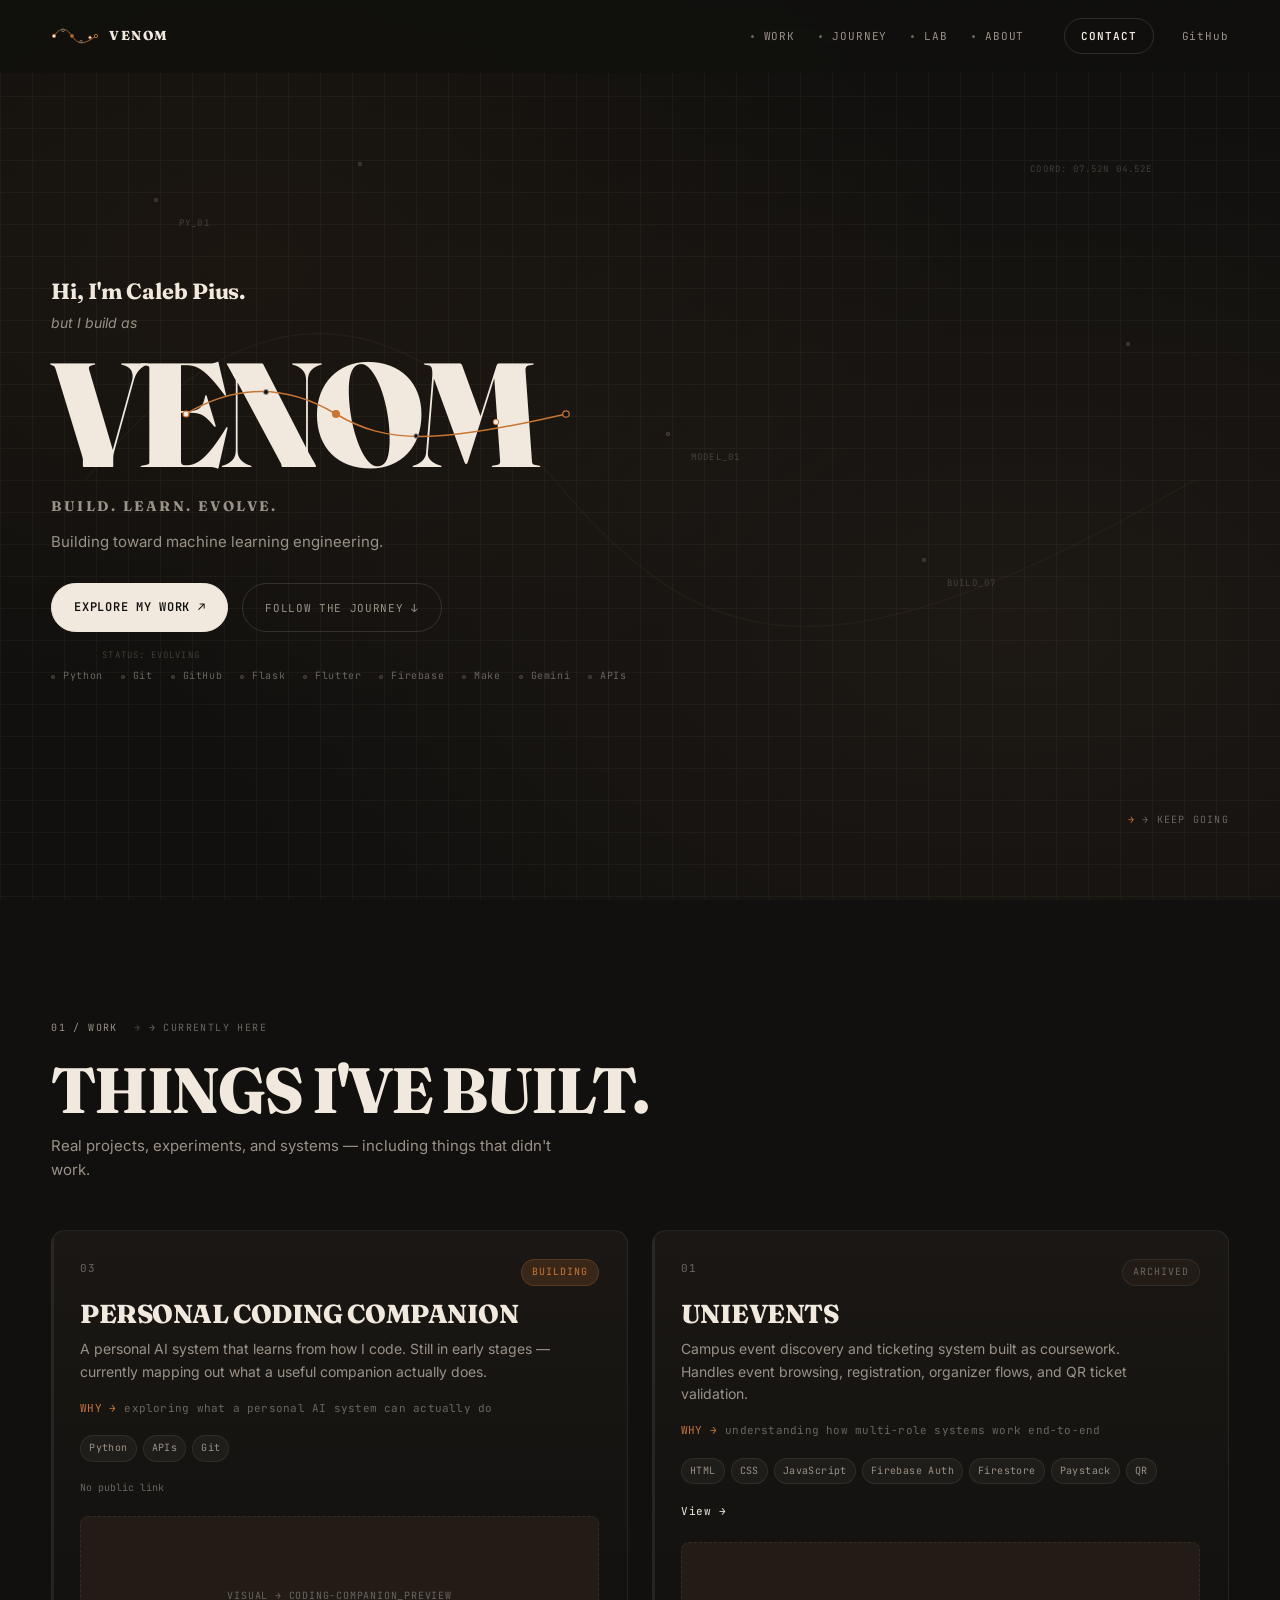
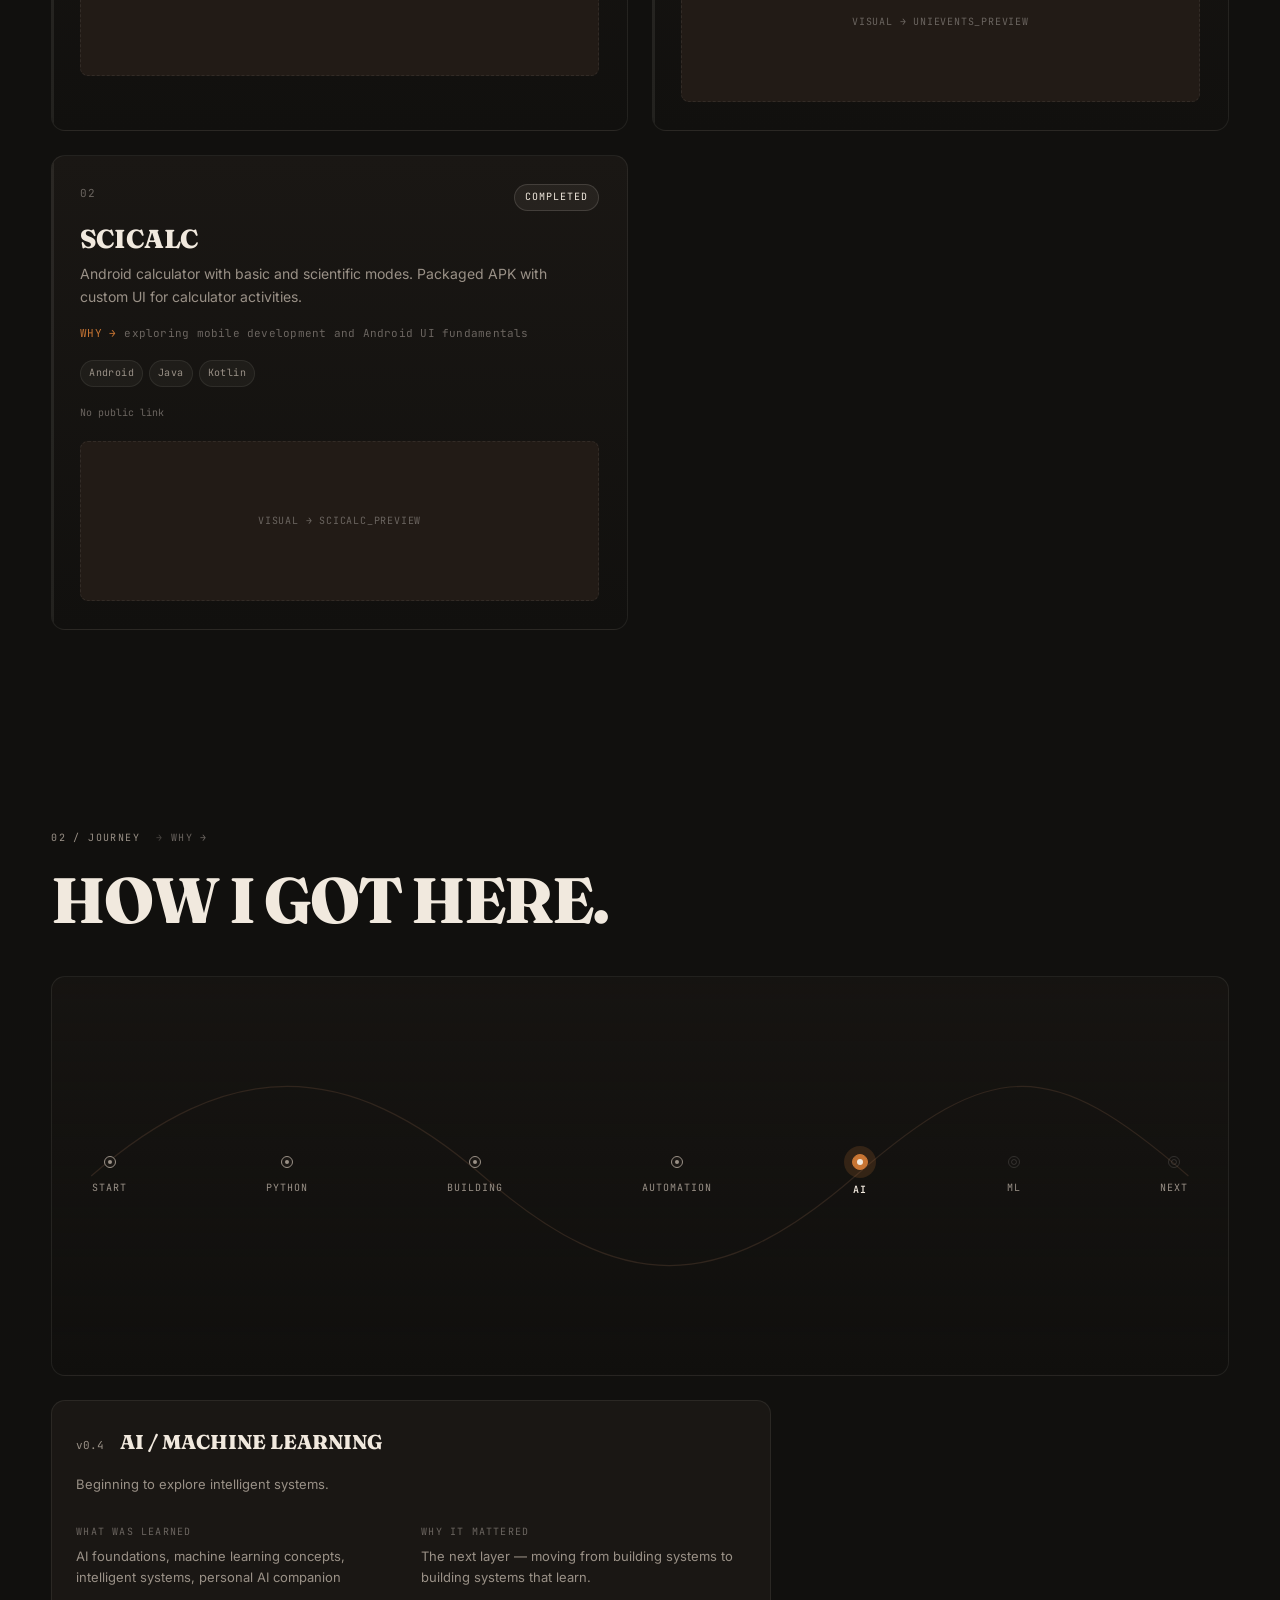
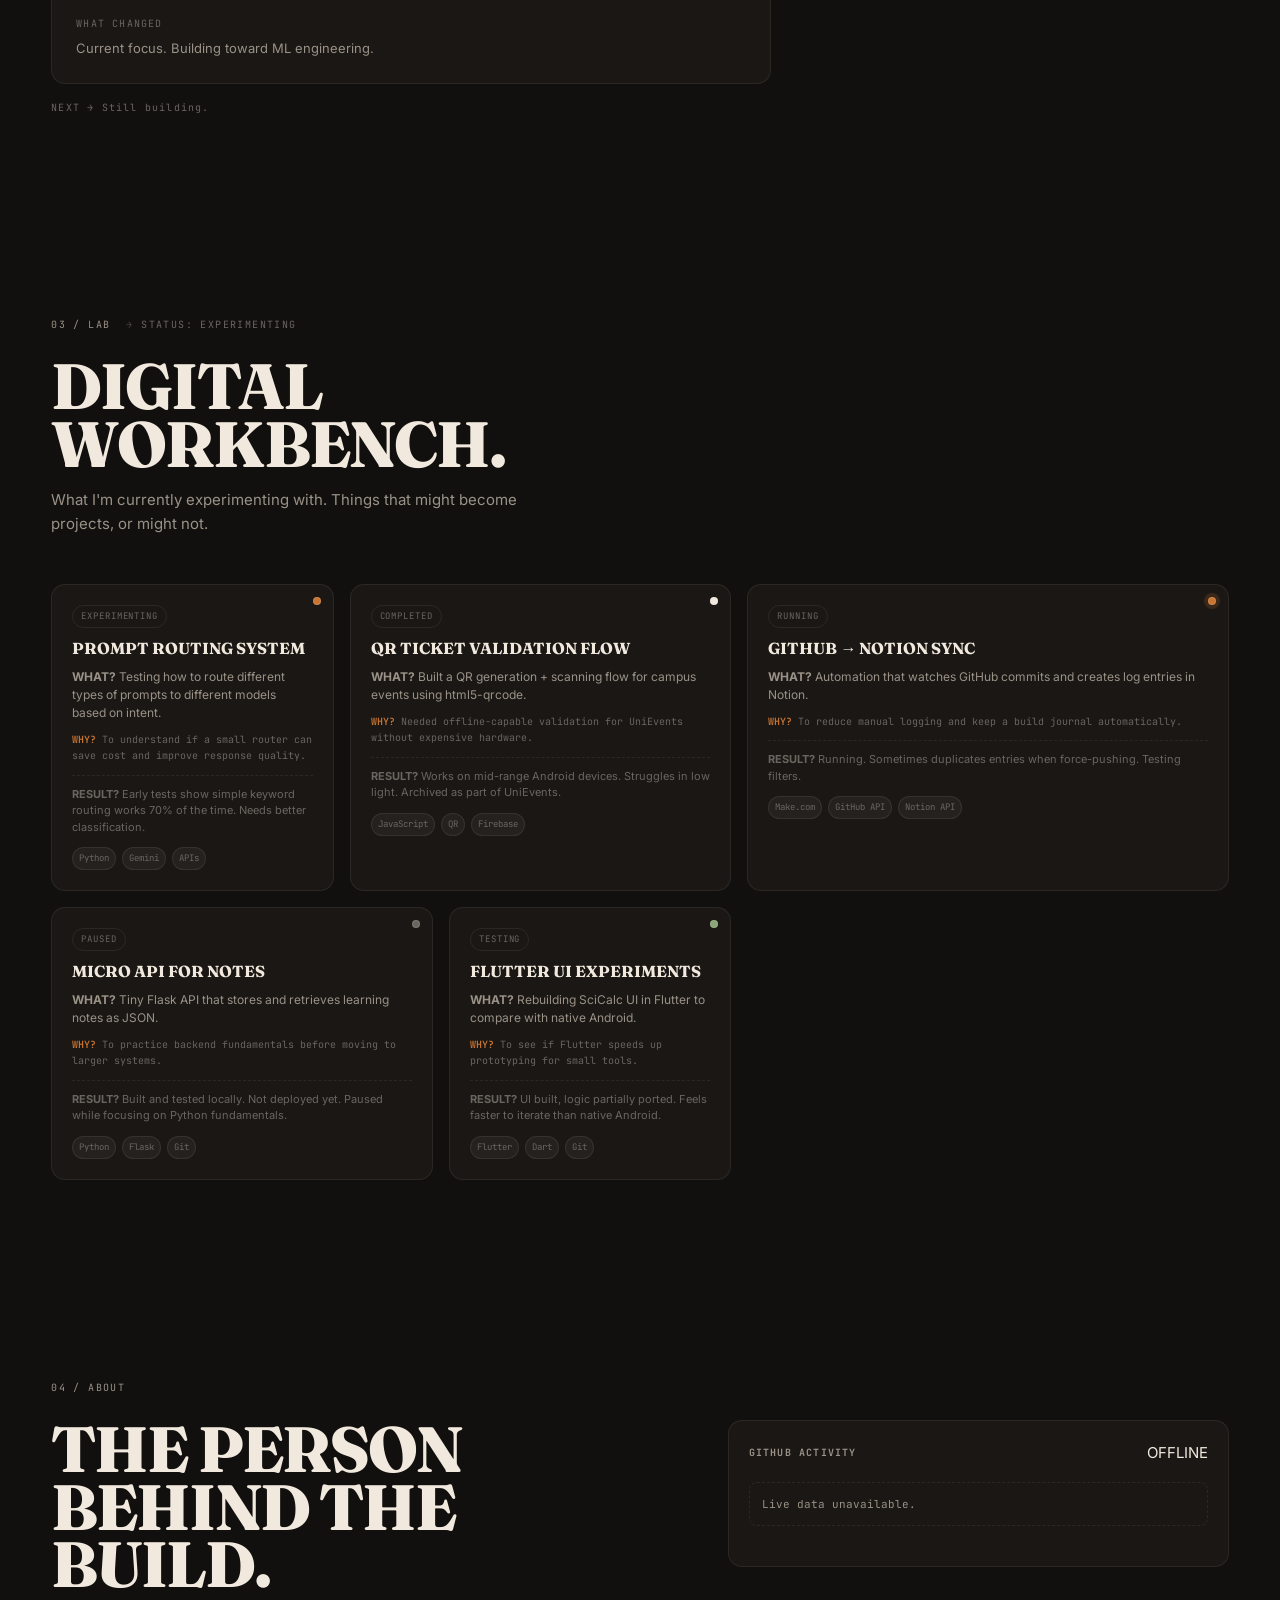
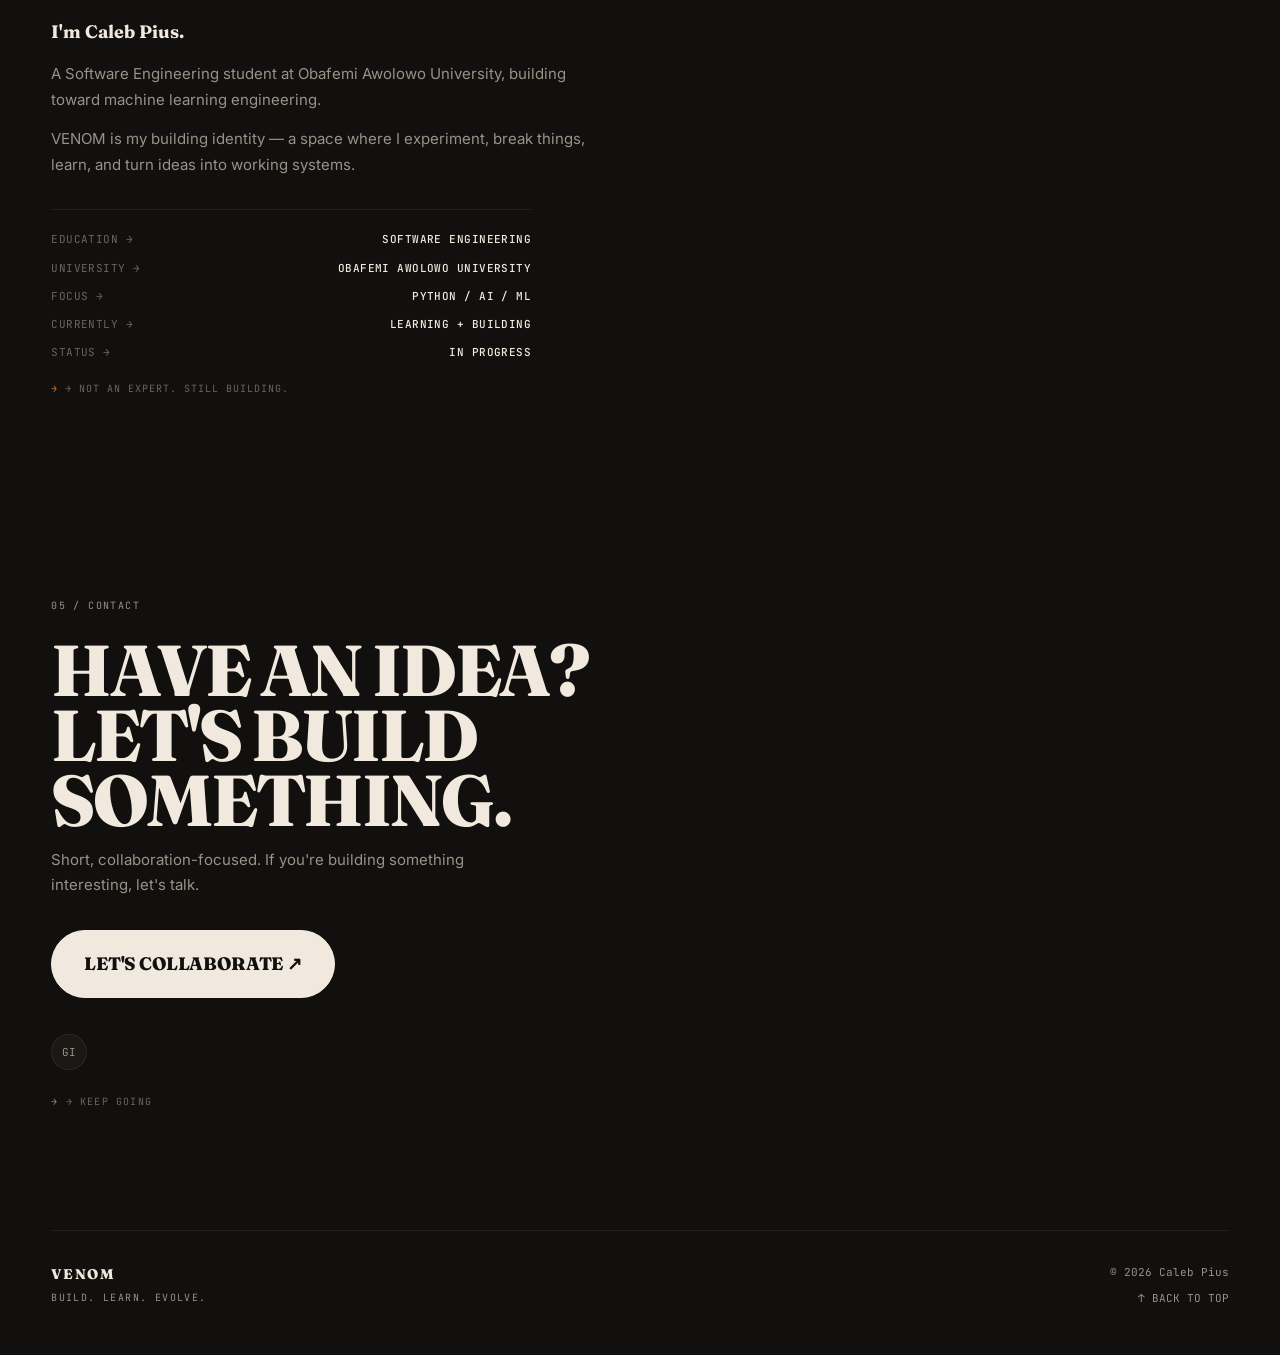
<file: index.html>
<!doctype html>
<html lang="en">
<head>
  <meta charset="utf-8" />
  <meta name="viewport" content="width=device-width, initial-scale=1" />
  <meta name="description" content="Caleb Pius — building as VENOM. Software Engineering student at OAU, building toward machine learning engineering. BUILD. LEARN. EVOLVE." />
  <meta name="theme-color" content="#11100E" />
  <title>Caleb Pius — building as VENOM</title>
  <link rel="preconnect" href="https://fonts.googleapis.com" />
  <link rel="preconnect" href="https://fonts.gstatic.com" crossorigin />
  <link href="https://fonts.googleapis.com/css2?family=Fraunces:opsz,wght@9..144,700;9..144,800;9..144,900&family=JetBrains+Mono:wght@400;500;600&family=Inter:wght@400;500;600&display=swap" rel="stylesheet" />
  <link rel="stylesheet" href="styles.css" />
</head>
<body>
  <a class="skip-link" href="#main">Skip to content</a>

  <!-- HEADER -->
  <header id="header" aria-label="Site header">
    <div class="header-inner">
      <a href="#hero" class="brand-mark" aria-label="VENOM — Home">
        <svg viewBox="0 0 64 32" width="48" height="24" aria-hidden="true" class="snake-mark">
          <!-- continuous neural snake -->
          <path d="M4 16 C 12 4, 20 4, 28 16 S 44 28, 60 16" fill="none" stroke="#C87533" stroke-width="1.2" stroke-linecap="round" stroke-linejoin="round" opacity="0.9"/>
          <circle cx="4" cy="16" r="2.2" fill="#F1E9DE" stroke="#C87533" stroke-width="1"/>
          <circle cx="16" cy="8.5" r="1.8" fill="#11100E" stroke="#9A9187" stroke-width="1"/>
          <circle cx="28" cy="16" r="2.4" fill="#C87533" />
          <circle cx="40" cy="23.5" r="1.6" fill="#11100E" stroke="#9A9187" stroke-width="1"/>
          <circle cx="52" cy="18" r="1.8" fill="#F1E9DE" stroke="#C87533" stroke-width="1"/>
          <circle cx="60" cy="16" r="2.2" fill="#11100E" stroke="#C87533" stroke-width="1.2"/>
          <!-- small data flow ticks -->
          <path d="M16 8.5 L 28 16" stroke="#30251D" stroke-width="0.6" stroke-dasharray="1.5 2" opacity="0.8"/>
          <path d="M28 16 L 40 23.5" stroke="#30251D" stroke-width="0.6" stroke-dasharray="1.5 2" opacity="0.8"/>
        </svg>
        <span class="brand-text">VENOM</span>
      </a>

      <nav class="header-nav" aria-label="Primary">
        <div class="nav-links" id="nav-links">
          <a href="#work" data-nav="work"><span class="nav-dot" aria-hidden="true"></span><span class="nav-label">WORK</span></a>
          <a href="#journey" data-nav="journey"><span class="nav-dot" aria-hidden="true"></span><span class="nav-label">JOURNEY</span></a>
          <a href="#lab" data-nav="lab"><span class="nav-dot" aria-hidden="true"></span><span class="nav-label">LAB</span></a>
          <a href="#about" data-nav="about"><span class="nav-dot" aria-hidden="true"></span><span class="nav-label">ABOUT</span></a>
        </div>
        <a href="#contact" class="nav-contact" data-nav="contact">CONTACT</a>
        <a href="https://github.com/CalebPiusC" target="_blank" rel="noopener" class="nav-github" aria-label="GitHub">GitHub</a>
      </nav>

      <div class="header-mobile">
        <div class="mobile-active" id="mobile-active">WORK</div>
        <button id="menu-toggle" aria-label="Toggle menu" aria-expanded="false">
          <span class="menu-line"></span>
          <span class="menu-line"></span>
        </button>
      </div>
    </div>

    <div class="mobile-menu" id="mobile-menu" aria-hidden="true">
      <a href="#work" data-nav="work">WORK</a>
      <a href="#journey" data-nav="journey">JOURNEY</a>
      <a href="#lab" data-nav="lab">LAB</a>
      <a href="#about" data-nav="about">ABOUT</a>
      <a href="#contact" data-nav="contact">CONTACT ↗</a>
      <a href="https://github.com/CalebPiusC" target="_blank" rel="noopener">GITHUB</a>
    </div>
  </header>

  <main id="main">
    <!-- HERO -->
    <section id="hero" aria-label="Hero">
      <div class="hero-bg" aria-hidden="true">
        <div class="hero-grid"></div>
        <div class="hero-nodes">
          <span class="node n1"></span><span class="node n2"></span><span class="node n3"></span><span class="node n4"></span><span class="node n5"></span>
        </div>
        <div class="hero-labels">
          <span class="tlabel l1">PY_01</span>
          <span class="tlabel l2">MODEL_01</span>
          <span class="tlabel l3">BUILD_07</span>
          <span class="tlabel l4">STATUS: EVOLVING</span>
          <span class="tlabel l5">COORD: 07.52N 04.52E</span>
        </div>
        <svg class="hero-path" viewBox="0 0 1200 600" preserveAspectRatio="none" aria-hidden="true">
          <path id="hero-path-el" d="M 80 320 C 240 180, 380 200, 520 320 S 780 460, 1120 320" fill="none" stroke="#30251D" stroke-width="1" stroke-dasharray="1200" stroke-dashoffset="1200"/>
        </svg>
      </div>

      <div class="hero-inner">
        <div class="hero-copy">
          <div class="hero-line h1" data-animate="hero-1">Hi, I'm Caleb Pius.</div>
          <div class="hero-line h2" data-animate="hero-2">but I build as</div>
          <div class="hero-venom-wrap" data-animate="hero-3">
            <h1 class="hero-venom">VENOM</h1>
            <svg viewBox="0 0 400 80" class="venom-snake" aria-hidden="true">
              <path d="M 10 40 C 60 10, 110 10, 160 40 S 260 70, 390 40" fill="none" stroke="#C87533" stroke-width="1.5" stroke-linecap="round" class="venom-path"/>
              <circle cx="10" cy="40" r="3" fill="#F1E9DE" stroke="#C87533" stroke-width="1.2" class="venom-node"/>
              <circle cx="90" cy="18" r="2.5" fill="#11100E" stroke="#9A9187" stroke-width="1" class="venom-node"/>
              <circle cx="160" cy="40" r="4" fill="#C87533" class="venom-node"/>
              <circle cx="240" cy="62" r="2.2" fill="#11100E" stroke="#9A9187" stroke-width="1" class="venom-node"/>
              <circle cx="320" cy="48" r="2.8" fill="#F1E9DE" stroke="#C87533" stroke-width="1" class="venom-node"/>
              <circle cx="390" cy="40" r="3.2" fill="#11100E" stroke="#C87533" stroke-width="1.2" class="venom-node"/>
            </svg>
          </div>
          <div class="hero-ble" data-animate="hero-4">BUILD. LEARN. EVOLVE.</div>
          <div class="hero-sub" data-animate="hero-5">Building toward machine learning engineering.</div>
          <div class="hero-ctas" data-animate="hero-6">
            <a href="#work" class="cta-primary">EXPLORE MY WORK ↗</a>
            <a href="#journey" class="cta-secondary">FOLLOW THE JOURNEY ↓</a>
          </div>
          <div class="tool-row" id="tool-row" data-animate="hero-7" aria-label="Tools"></div>
        </div>
      </div>

      <div class="hero-annotation a1" aria-hidden="true">→ KEEP GOING</div>
    </section>

    <!-- WORK -->
    <section id="work" class="section">
      <div class="section-meta">
        <span class="sec-num">01 / WORK</span>
        <span class="sec-annotation">→ CURRENTLY HERE</span>
      </div>
      <div class="section-head">
        <h2 class="sec-title">THINGS I'VE BUILT.</h2>
        <p class="sec-desc">Real projects, experiments, and systems — including things that didn't work.</p>
      </div>
      <div class="work-canvas" id="work-canvas"></div>
    </section>

    <!-- JOURNEY -->
    <section id="journey" class="section">
      <div class="section-meta">
        <span class="sec-num">02 / JOURNEY</span>
        <span class="sec-annotation">WHY →</span>
      </div>
      <div class="section-head">
        <h2 class="sec-title">HOW I GOT HERE.</h2>
      </div>
      <div class="journey-canvas">
        <svg id="journey-path-svg" viewBox="0 0 1200 400" preserveAspectRatio="none" aria-hidden="true">
          <path id="journey-path" d="M 40 200 C 180 80, 300 80, 440 200 S 680 320, 820 200 S 1020 80, 1160 200" fill="none" stroke="#30251D" stroke-width="1.2" stroke-dasharray="1400" stroke-dashoffset="1400"/>
        </svg>
        <div id="journey-nodes" class="journey-nodes"></div>
      </div>
      <div id="journey-detail" class="journey-detail" aria-live="polite"></div>
      <div class="journey-annotation" aria-hidden="true">NEXT → Still building.</div>
    </section>

    <!-- LAB -->
    <section id="lab" class="section">
      <div class="section-meta">
        <span class="sec-num">03 / LAB</span>
        <span class="sec-annotation">STATUS: EXPERIMENTING</span>
      </div>
      <div class="section-head">
        <h2 class="sec-title">DIGITAL WORKBENCH.</h2>
        <p class="sec-desc">What I'm currently experimenting with. Things that might become projects, or might not.</p>
      </div>
      <div class="lab-canvas" id="lab-canvas"></div>
    </section>

    <!-- ABOUT -->
    <section id="about" class="section">
      <div class="section-meta">
        <span class="sec-num">04 / ABOUT</span>
      </div>
      <div class="about-layout">
        <div class="about-main">
          <h2 class="sec-title">THE PERSON BEHIND THE BUILD.</h2>
          <div class="about-copy" id="about-copy"></div>
          <div class="about-meta">
            <div class="meta-row"><span>EDUCATION →</span><span>SOFTWARE ENGINEERING</span></div>
            <div class="meta-row"><span>UNIVERSITY →</span><span>OBAFEMI AWOLOWO UNIVERSITY</span></div>
            <div class="meta-row"><span>FOCUS →</span><span>PYTHON / AI / ML</span></div>
            <div class="meta-row"><span>CURRENTLY →</span><span>LEARNING + BUILDING</span></div>
            <div class="meta-row"><span>STATUS →</span><span>IN PROGRESS</span></div>
          </div>
          <div class="about-annotation">→ NOT AN EXPERT. STILL BUILDING.</div>
        </div>
        <div class="about-side">
          <div class="github-card">
            <div class="github-head">
              <h4>GITHUB ACTIVITY</h4>
              <span id="contrib-status" class="mono"></span>
            </div>
            <div id="contrib-graph"></div>
            <div id="contrib-stats" class="contrib-stats"></div>
          </div>
        </div>
      </div>
    </section>

    <!-- CONTACT -->
    <section id="contact" class="section">
      <div class="section-meta">
        <span class="sec-num">05 / CONTACT</span>
      </div>
      <div class="contact-inner">
        <h2 class="contact-title">HAVE AN IDEA?<br/>LET'S BUILD SOMETHING.</h2>
        <p class="contact-sub">Short, collaboration-focused. If you're building something interesting, let's talk.</p>
        <a href="mailto:calebpius101@gmail.com" class="contact-cta" id="contact-cta">LET'S COLLABORATE ↗</a>
        <div class="contact-icons" id="contact-icons"></div>
        <div class="contact-annotation" aria-hidden="true">→ KEEP GOING</div>
      </div>
    </section>

    <footer id="footer">
      <div class="footer-inner">
        <div class="footer-left">
          <div class="footer-venom">VENOM</div>
          <div class="footer-ble">BUILD. LEARN. EVOLVE.</div>
        </div>
        <div class="footer-right">
          <div>© 2026 Caleb Pius</div>
          <a href="#hero" class="back-top">↑ BACK TO TOP</a>
        </div>
      </div>
    </footer>
  </main>

  <script type="module" src="js/app.js"></script>
</body>
</html>
</file>
<file: styles.css>
/* VENOM — Caleb Pius — BUILD. LEARN. EVOLVE.
   Palette: Copper #C87533, Dark base #11100E, Secondary dark brown #30251D, Muted warm grey #9A9187, Warm ivory #F1E9DE
   Single source of truth per spec — disregard all previous portfolio ideas
*/

:root{
  --copper:#C87533;
  --copper-soft:rgba(200,117,51,0.18);
  --copper-glow:rgba(200,117,51,0.35);
  --dark:#11100E;
  --dark-2:#1A1714;
  --dark-brown:#30251D;
  --dark-brown-2:#221B16;
  --muted:#9A9187;
  --muted-2:#6B6560;
  --ivory:#F1E9DE;
  --ivory-soft:rgba(241,233,222,0.7);
  --border:rgba(241,233,222,0.08);
  --border-strong:rgba(241,233,222,0.14);
  --border-copper:rgba(200,117,51,0.22);
  --radius:14px;
  --radius-sm:8px;
  --max:92vw;
  --max-text:720px;
  --ease:cubic-bezier(.2,.76,.2,1);
  --ease-out:cubic-bezier(.16,1,.3,1);
  --display:'Fraunces', serif;
  --mono:'JetBrains Mono', monospace;
  --sans:'Inter', sans-serif;
}

*{box-sizing:border-box}
html{scroll-behavior:smooth; background:var(--dark)}
body{
  margin:0; background:var(--dark); color:var(--ivory);
  font-family:var(--sans); font-size:15px; line-height:1.65;
  -webkit-font-smoothing:antialiased; overflow-x:hidden;
}
::selection{background:var(--copper); color:var(--dark)}
a{color:inherit; text-decoration:none}
button{font:inherit; cursor:pointer; background:none; border:none; color:inherit}
:focus-visible{outline:1px solid var(--copper); outline-offset:4px}
.skip-link{position:absolute; left:-9999px; top:0; background:var(--ivory); color:var(--dark); padding:8px 12px; z-index:9999; font-family:var(--mono); font-size:12px}
.skip-link:focus{left:12px; top:12px}

/* HEADER */
#header{
  position:fixed; top:0; left:0; right:0; z-index:100;
  background:rgba(17,16,14,0.82); backdrop-filter:blur(16px);
  border-bottom:1px solid transparent; transition:all .32s var(--ease);
}
#header.scrolled{background:rgba(17,16,14,0.92); border-color:var(--border); padding-top:2px; padding-bottom:2px}
.header-inner{
  width:var(--max); max-width:1600px; margin:0 auto;
  display:flex; align-items:center; justify-content:space-between;
  padding:18px 0; gap:24px; transition:padding .32s var(--ease);
}
#header.scrolled .header-inner{padding:12px 0}
.brand-mark{display:flex; align-items:center; gap:10px}
.brand-mark .snake-mark{transition:transform .3s var(--ease)}
.brand-mark:hover .snake-mark{transform:translateX(2px)}
.brand-text{font-family:var(--display); font-weight:800; font-size:13px; letter-spacing:0.12em; color:var(--ivory)}

.header-nav{display:flex; align-items:center; gap:28px}
.nav-links{display:flex; align-items:center; gap:0; font-family:var(--mono); font-size:11px; letter-spacing:0.08em}
.nav-links a{display:flex; align-items:center; gap:10px; padding:6px 12px; color:var(--muted); transition:color .22s var(--ease); position:relative}
.nav-links a .nav-dot{width:3px; height:3px; border-radius:50%; background:var(--muted-2); transition:all .28s var(--ease); display:inline-block}
.nav-links a.active{color:var(--ivory); font-weight:600}
.nav-links a.active .nav-dot{background:var(--copper); width:6px; height:6px; box-shadow:0 0 0 4px var(--copper-soft); animation:dotPulse 2.2s ease-in-out infinite}
.nav-links a:hover{color:var(--ivory-soft)}
@keyframes dotPulse{0%,100%{box-shadow:0 0 0 4px var(--copper-soft)} 50%{box-shadow:0 0 0 7px rgba(200,117,51,0.08)}}

.nav-contact{
  font-family:var(--mono); font-size:11px; letter-spacing:0.08em; font-weight:600;
  padding:8px 16px; border:1px solid var(--border-strong); border-radius:999px;
  color:var(--ivory); transition:.22s var(--ease);
}
.nav-contact:hover{border-color:var(--copper); color:var(--copper); transform:translateY(-1px)}
.nav-github{
  font-family:var(--mono); font-size:11px; letter-spacing:0.08em;
  color:var(--muted); position:relative; padding:4px 0;
}
.nav-github::after{content:''; position:absolute; left:0; right:0; bottom:0; height:1px; background:var(--copper); transform:scaleX(0); transform-origin:left; transition:transform .25s var(--ease)}
.nav-github:hover{color:var(--ivory)}
.nav-github:hover::after{transform:scaleX(1)}

.header-mobile{display:none; align-items:center; gap:12px}
.mobile-active{font-family:var(--mono); font-size:11px; letter-spacing:0.1em; color:var(--ivory)}
#menu-toggle{width:36px; height:36px; display:flex; flex-direction:column; align-items:center; justify-content:center; gap:5px; border:1px solid var(--border); border-radius:8px; background:var(--dark-2)}
.menu-line{width:16px; height:1px; background:var(--ivory); display:block; transition:.25s var(--ease)}
#menu-toggle.open .menu-line:first-child{transform:translateY(3px) rotate(45deg)}
#menu-toggle.open .menu-line:last-child{transform:translateY(-3px) rotate(-45deg)}

.mobile-menu{
  position:fixed; top:62px; left:0; right:0; bottom:0; z-index:99;
  background:var(--dark); border-top:1px solid var(--border);
  padding:32px 24px; display:flex; flex-direction:column; gap:20px;
  transform:translateX(100%); transition:transform .36s var(--ease); pointer-events:none;
}
.mobile-menu.open{transform:none; pointer-events:auto}
.mobile-menu a{font-family:var(--display); font-size:32px; font-weight:800; letter-spacing:-0.02em; color:var(--ivory)}
.mobile-menu a:last-child{font-family:var(--mono); font-size:13px; letter-spacing:0.1em; margin-top:16px; color:var(--muted)}

/* MAIN */
main{width:100%}
.section{
  width:var(--max); max-width:1600px; margin:0 auto;
  padding:120px 0 80px; position:relative;
}
.section-meta{display:flex; align-items:center; gap:16px; margin-bottom:24px; font-family:var(--mono); font-size:10px; letter-spacing:0.14em; color:var(--muted)}
.sec-num{color:var(--muted)}
.sec-annotation{color:var(--muted-2)}
.sec-annotation::before{content:'→ '; opacity:0.6}
.section-head{max-width:var(--max-text); margin-bottom:48px}
.sec-title{font-family:var(--display); font-size:clamp(32px, 5vw, 64px); font-weight:800; line-height:0.9; letter-spacing:-0.03em; margin:0 0 16px; text-transform:uppercase}
.sec-desc{font-size:15px; line-height:1.6; color:var(--muted); margin:0; max-width:520px}

/* HERO */
#hero{
  width:100%; max-width:none; min-height:100vh; display:flex; align-items:center;
  padding:0; position:relative; overflow:hidden;
  background:radial-gradient(ellipse at 20% 30%, rgba(200,117,51,0.06) 0%, transparent 50%), radial-gradient(ellipse at 80% 70%, rgba(48,37,29,0.4) 0%, transparent 60%), var(--dark);
}
.hero-bg{position:absolute; inset:0; z-index:0; pointer-events:none}
.hero-grid{
  position:absolute; inset:0; opacity:0.04;
  background-image:linear-gradient(var(--ivory) 1px, transparent 1px), linear-gradient(90deg, var(--ivory) 1px, transparent 1px);
  background-size:32px 32px;
}
.hero-nodes .node{position:absolute; width:4px; height:4px; border-radius:50%; background:var(--dark-brown); border:1px solid var(--border-strong)}
.node.n1{left:12%; top:22%} .node.n2{left:28%; top:18%} .node.n3{left:52%; top:48%} .node.n4{left:72%; top:62%} .node.n5{left:88%; top:38%}
.hero-labels .tlabel{position:absolute; font-family:var(--mono); font-size:9px; letter-spacing:0.12em; color:rgba(154,145,135,0.35)}
.tlabel.l1{left:14%; top:24%} .tlabel.l2{left:54%; top:50%} .tlabel.l3{left:74%; top:64%} .tlabel.l4{left:8%; top:72%} .tlabel.l5{right:10%; top:18%}
.hero-path{position:absolute; left:0; top:0; width:100%; height:100%; opacity:0.5}
.hero-inner{width:var(--max); max-width:1600px; margin:0 auto; position:relative; z-index:1; padding:140px 0 80px; display:grid; grid-template-columns:1.2fr 0.8fr; gap:48px; align-items:center}
.hero-copy{max-width:640px}
.hero-line{font-family:var(--sans); font-size:16px; line-height:1.5; color:var(--ivory-soft); opacity:0; transform:translateY(12px)}
.hero-line.h1{font-family:var(--display); font-size:22px; font-weight:700; color:var(--ivory); letter-spacing:-0.01em}
.hero-line.h2{font-size:14px; color:var(--muted); margin-top:4px; font-style:italic}
.hero-venom-wrap{position:relative; margin:18px 0 8px; opacity:0; transform:translateY(16px)}
.hero-venom{font-family:var(--display); font-size:clamp(64px, 12vw, 148px); font-weight:900; line-height:0.85; letter-spacing:-0.06em; margin:0; color:var(--ivory)}
.venom-snake{position:absolute; left:-10px; right:-20px; top:50%; transform:translateY(-50%); width:calc(100% + 30px); height:80px; pointer-events:none; overflow:visible}
.venom-path{stroke-dasharray:500; stroke-dashoffset:500}
.venom-node{opacity:0; transform:scale(0.5)}
.hero-ble{font-family:var(--display); font-size:14px; letter-spacing:0.18em; font-weight:700; color:var(--muted); margin-top:18px; opacity:0; transform:translateY(10px)}
.hero-sub{font-size:15px; color:var(--muted); margin-top:12px; max-width:420px; opacity:0; transform:translateY(10px)}
.hero-ctas{display:flex; gap:14px; margin-top:28px; flex-wrap:wrap; opacity:0; transform:translateY(10px)}
.cta-primary{display:inline-flex; align-items:center; padding:14px 22px; background:var(--ivory); color:var(--dark); font-family:var(--mono); font-size:12px; font-weight:600; letter-spacing:0.06em; border-radius:999px; transition:.22s var(--ease); border:1px solid var(--ivory)}
.cta-primary:hover{background:var(--copper); color:var(--ivory); border-color:var(--copper); transform:translateY(-1px)}
.cta-secondary{display:inline-flex; align-items:center; padding:14px 22px; border:1px solid var(--border-strong); font-family:var(--mono); font-size:11px; letter-spacing:0.06em; border-radius:999px; color:var(--muted); transition:.22s var(--ease)}
.cta-secondary:hover{border-color:var(--ivory); color:var(--ivory)}

.tool-row{display:flex; gap:18px; flex-wrap:wrap; margin-top:36px; opacity:0; transform:translateY(8px)}
.tool-item{display:flex; align-items:center; gap:8px; font-family:var(--mono); font-size:10px; letter-spacing:0.06em; color:var(--muted-2); transition:.2s var(--ease); cursor:default}
.tool-item .tool-dot{width:4px; height:4px; border-radius:50%; background:var(--dark-brown); border:1px solid var(--border-strong); transition:.2s var(--ease)}
.tool-item:hover{color:var(--ivory)}
.tool-item:hover .tool-dot{background:var(--copper); border-color:var(--copper); box-shadow:0 0 0 4px var(--copper-soft)}

.hero-annotation{position:absolute; right:4%; bottom:8%; font-family:var(--mono); font-size:10px; letter-spacing:0.12em; color:var(--muted-2); opacity:0}
.hero-annotation::before{content:'→ '; color:var(--copper)}

/* Entrance animations — unique per section, 300-600ms, fast */
[data-animate]{transition:opacity .5s var(--ease-out), transform .5s var(--ease-out)}
#hero.animate .hero-line.h1{opacity:1; transform:none; transition-delay:.1s}
#hero.animate .hero-line.h2{opacity:1; transform:none; transition-delay:.22s}
#hero.animate .hero-venom-wrap{opacity:1; transform:none; transition-delay:.38s}
#hero.animate .venom-path{animation:drawPath 0.9s var(--ease-out) .45s forwards}
#hero.animate .venom-node{animation:nodeIn .4s var(--ease-out) forwards}
#hero.animate .venom-node:nth-child(2){animation-delay:.55s}
#hero.animate .venom-node:nth-child(3){animation-delay:.62s}
#hero.animate .venom-node:nth-child(4){animation-delay:.7s}
#hero.animate .venom-node:nth-child(5){animation-delay:.78s}
#hero.animate .venom-node:nth-child(6){animation-delay:.86s}
#hero.animate .venom-node:nth-child(7){animation-delay:.92s}
#hero.animate .hero-ble{opacity:1; transform:none; transition-delay:.9s}
#hero.animate .hero-sub{opacity:1; transform:none; transition-delay:1s}
#hero.animate .hero-ctas{opacity:1; transform:none; transition-delay:1.1s}
#hero.animate .tool-row{opacity:1; transform:none; transition-delay:1.22s}
#hero.animate .hero-annotation{opacity:1; transition:opacity .5s var(--ease) 1.4s}
#hero.animate #hero-path-el{animation:drawPath 1.2s var(--ease-out) .3s forwards}

@keyframes drawPath{to{stroke-dashoffset:0}}
@keyframes nodeIn{to{opacity:1; transform:scale(1)}}

/* WORK */
.work-canvas{display:grid; grid-template-columns:repeat(12,1fr); gap:24px; margin-top:32px}
.project-card{
  grid-column:span 6; background:linear-gradient(180deg, var(--dark-2) 0%, var(--dark) 100%);
  border:1px solid var(--border); border-radius:var(--radius); padding:28px;
  position:relative; overflow:hidden; transition:transform .32s var(--ease), border-color .32s var(--ease), box-shadow .32s var(--ease);
  opacity:0; transform:translateY(18px) scale(0.98);
}
.project-card.visible{opacity:1; transform:none}
.project-card:hover{transform:translateY(-3px); border-color:var(--border-strong); box-shadow:0 16px 40px rgba(0,0,0,0.35)}
.project-card::before{content:''; position:absolute; left:0; top:0; bottom:0; width:2px; background:var(--border); transition:background .32s var(--ease)}
.project-card:hover::before{background:var(--copper)}
.project-top{display:flex; justify-content:space-between; align-items:flex-start; margin-bottom:16px}
.project-num{font-family:var(--mono); font-size:11px; color:var(--muted-2); letter-spacing:0.08em}
.project-status{font-family:var(--mono); font-size:10px; letter-spacing:0.1em; padding:4px 10px; border-radius:999px; border:1px solid var(--border); color:var(--muted); background:var(--dark-brown-2)}
.project-status.BUILDING{border-color:var(--border-copper); color:var(--copper); background:var(--copper-soft)}
.project-status.COMPLETED{color:var(--ivory); border-color:var(--border-strong); background:rgba(241,233,222,0.06)}
.project-status.ARCHIVED{color:var(--muted-2)}
.project-title{font-family:var(--display); font-size:26px; font-weight:800; line-height:0.95; letter-spacing:-0.02em; margin:0 0 12px; text-transform:uppercase}
.project-desc{font-size:14px; line-height:1.6; color:var(--muted); margin:0 0 16px; max-width:480px}
.project-why{font-family:var(--mono); font-size:11px; color:var(--muted-2); letter-spacing:0.02em; margin-bottom:18px; display:flex; gap:8px}
.project-why span:first-child{color:var(--copper)}
.project-stack{display:flex; gap:6px; flex-wrap:wrap; margin-bottom:18px}
.stack-tag{font-family:var(--mono); font-size:10px; letter-spacing:0.04em; padding:4px 8px; border-radius:999px; border:1px solid var(--border); color:var(--muted); background:rgba(241,233,222,0.04)}
.project-links{display:flex; gap:14px}
.project-links a{font-family:var(--mono); font-size:11px; letter-spacing:0.06em; color:var(--ivory); position:relative; padding-bottom:2px}
.project-links a::after{content:''; position:absolute; left:0; right:0; bottom:0; height:1px; background:var(--copper); transform:scaleX(0); transform-origin:left; transition:transform .28s var(--ease)}
.project-links a:hover::after{transform:scaleX(1)}
.project-visual{margin-top:20px; height:160px; background:var(--dark-brown-2); border:1px dashed var(--border); border-radius:var(--radius-sm); display:flex; align-items:center; justify-content:center; font-family:var(--mono); font-size:10px; color:var(--muted-2); letter-spacing:0.08em}

/* JOURNEY */
.journey-canvas{position:relative; margin-top:32px; height:400px; background:linear-gradient(180deg, rgba(26,23,20,0.6) 0%, transparent 100%); border:1px solid var(--border); border-radius:var(--radius); overflow:hidden}
#journey-path-svg{position:absolute; inset:0; width:100%; height:100%}
.journey-nodes{position:absolute; inset:0; display:flex; align-items:center; justify-content:space-between; padding:0 40px}
.journey-node{position:relative; display:flex; flex-direction:column; align-items:center; gap:12px; cursor:pointer; transition:transform .28s var(--ease); opacity:0; transform:translateY(12px)}
.journey-node.visible{opacity:1; transform:none}
.journey-node:hover{transform:translateY(-2px)}
.journey-node-dot{width:12px; height:12px; border-radius:50%; background:var(--dark); border:1.5px solid var(--border-strong); position:relative; transition:all .28s var(--ease); display:flex; align-items:center; justify-content:center}
.journey-node-dot::after{content:''; width:4px; height:4px; border-radius:50%; background:var(--muted-2); transition:.28s var(--ease)}
.journey-node.completed .journey-node-dot{border-color:var(--muted); background:var(--dark-2)}
.journey-node.completed .journey-node-dot::after{background:var(--muted)}
.journey-node.current .journey-node-dot{border-color:var(--copper); background:var(--copper); box-shadow:0 0 0 6px var(--copper-soft); width:16px; height:16px}
.journey-node.current .journey-node-dot::after{background:var(--ivory); width:6px; height:6px}
.journey-node.future .journey-node-dot{border-color:var(--border-strong); background:transparent}
.journey-node.future .journey-node-dot::after{background:transparent; border:1px solid var(--border-strong); width:4px; height:4px}
.journey-node-label{font-family:var(--mono); font-size:10px; letter-spacing:0.1em; color:var(--muted); text-align:center; transition:color .22s var(--ease)}
.journey-node.active .journey-node-label{color:var(--ivory); font-weight:600}
.journey-node.active .journey-node-dot{border-color:var(--copper); box-shadow:0 0 0 8px var(--copper-soft)}
.journey-detail{margin-top:24px; background:var(--dark-2); border:1px solid var(--border); border-radius:var(--radius); padding:24px; display:none; max-width:720px}
.journey-detail.visible{display:grid; gap:16px; animation:detailIn .4s var(--ease-out)}
@keyframes detailIn{from{opacity:0; transform:translateY(8px)} to{opacity:1; transform:none}}
.journey-detail-head{display:flex; gap:16px; align-items:baseline}
.journey-detail-version{font-family:var(--mono); font-size:11px; color:var(--muted)}
.journey-detail-title{font-family:var(--display); font-size:20px; font-weight:800; margin:0}
.journey-detail-grid{display:grid; grid-template-columns:1fr 1fr; gap:20px}
.journey-detail-label{font-family:var(--mono); font-size:10px; letter-spacing:0.12em; color:var(--muted-2); text-transform:uppercase; margin-bottom:6px}
.journey-detail-value{font-size:13px; line-height:1.6; color:var(--muted)}
.journey-annotation{font-family:var(--mono); font-size:10px; letter-spacing:0.12em; color:var(--muted-2); margin-top:16px; opacity:0; transition:opacity .4s var(--ease)}
#journey.animate .journey-annotation{opacity:1; transition-delay:.6s}
#journey.animate #journey-path{animation:drawPath 1.4s var(--ease-out) .2s forwards}

/* LAB */
.lab-canvas{display:grid; grid-template-columns:repeat(12,1fr); gap:16px; margin-top:32px; auto-rows:minmax(160px, auto)}
.lab-item{
  background:var(--dark-2); border:1px solid var(--border); border-radius:var(--radius);
  padding:20px; position:relative; overflow:hidden; transition:transform .28s var(--ease), border-color .28s var(--ease);
  opacity:0; transform:translateY(14px) rotate(-0.5deg);
}
.lab-item.visible{opacity:1; transform:rotate(0)}
.lab-item:hover{transform:translateY(-2px) rotate(0); border-color:var(--border-strong)}
.lab-item.size-small{grid-column:span 3}
.lab-item.size-medium{grid-column:span 4}
.lab-item.size-large{grid-column:span 5}
.lab-item::before{content:''; position:absolute; top:12px; right:12px; width:6px; height:6px; border-radius:50%; background:var(--dark-brown); border:1px solid var(--border-strong)}
.lab-item[data-status="RUNNING"]::before{background:var(--copper); box-shadow:0 0 0 4px var(--copper-soft); animation:dotPulse 2s infinite}
.lab-item[data-status="EXPERIMENTING"]::before{background:var(--copper)}
.lab-item[data-status="TESTING"]::before{background:#8AA678}
.lab-item[data-status="PAUSED"]::before{background:var(--muted-2)}
.lab-item[data-status="COMPLETED"]::before{background:var(--ivory)}
.lab-top{display:flex; justify-content:space-between; align-items:flex-start; margin-bottom:12px}
.lab-status{font-family:var(--mono); font-size:9px; letter-spacing:0.1em; padding:3px 8px; border-radius:999px; border:1px solid var(--border); color:var(--muted-2)}
.lab-title{font-family:var(--display); font-size:16px; font-weight:700; line-height:1.1; margin:0 0 10px; text-transform:uppercase}
.lab-what{font-size:12px; line-height:1.5; color:var(--muted); margin-bottom:10px}
.lab-why{font-family:var(--mono); font-size:10px; color:var(--muted-2); margin-bottom:8px}
.lab-why strong{color:var(--copper); font-weight:600}
.lab-result{font-size:11px; line-height:1.5; color:var(--muted-2); border-top:1px dashed var(--border); padding-top:10px; margin-top:10px}
.lab-tools{display:flex; gap:6px; flex-wrap:wrap; margin-top:12px}
.lab-tools span{font-family:var(--mono); font-size:9px; padding:3px 6px; border-radius:999px; background:rgba(241,233,222,0.05); border:1px solid var(--border); color:var(--muted-2)}

/* ABOUT */
.about-layout{display:grid; grid-template-columns:1.1fr 0.9fr; gap:64px; margin-top:16px}
.about-main .sec-title{margin-bottom:24px}
.about-copy p{font-size:15px; line-height:1.7; color:var(--muted); margin:0 0 14px; max-width:560px}
.about-copy p:first-child{font-family:var(--display); font-size:18px; color:var(--ivory); font-weight:700}
.about-meta{margin-top:32px; border-top:1px solid var(--border); padding-top:20px; display:grid; gap:10px; max-width:480px}
.meta-row{display:flex; justify-content:space-between; font-family:var(--mono); font-size:11px; letter-spacing:0.04em}
.meta-row span:first-child{color:var(--muted-2)} .meta-row span:last-child{color:var(--ivory); font-weight:500}
.about-annotation{font-family:var(--mono); font-size:10px; letter-spacing:0.1em; color:var(--muted-2); margin-top:20px}
.about-annotation::before{content:'→ '; color:var(--copper)}
.github-card{background:var(--dark-2); border:1px solid var(--border); border-radius:var(--radius); padding:20px}
.github-head{display:flex; justify-content:space-between; align-items:center; margin-bottom:16px}
.github-head h4{font-family:var(--mono); font-size:10px; letter-spacing:0.12em; color:var(--muted); margin:0}
#contrib-graph{display:grid; gap:3px; overflow-x:auto; padding-bottom:8px}
.contrib-day{width:11px; height:11px; border-radius:3px; background:var(--dark-brown); border:1px solid var(--border); transition:.18s; cursor:pointer}
.contrib-day.l0{background:var(--dark-brown)} .contrib-day.l1{background:#3a2e26} .contrib-day.l2{background:#5a4a3a} .contrib-day.l3{background:var(--copper)} .contrib-day.l4{background:#E8A46A}
.contrib-stats{display:grid; gap:6px; margin-top:12px; font-family:var(--mono); font-size:11px; color:var(--muted)}
.contrib-stats div{display:flex; justify-content:space-between}
.contrib-stats .k{color:var(--muted-2)} .contrib-stats .v{color:var(--ivory)}

/* CONTACT */
#contact{padding-bottom:120px}
.contact-inner{max-width:720px}
.contact-title{font-family:var(--display); font-size:clamp(36px, 6vw, 72px); font-weight:800; line-height:0.9; letter-spacing:-0.03em; margin:0 0 16px; text-transform:uppercase}
.contact-sub{font-size:15px; color:var(--muted); margin:0 0 32px; max-width:480px}
.contact-cta{
  display:inline-flex; align-items:center; padding:18px 32px; background:var(--ivory); color:var(--dark);
  font-family:var(--display); font-size:18px; font-weight:800; letter-spacing:-0.01em;
  border-radius:999px; transition:.28s var(--ease); border:1px solid var(--ivory); position:relative; overflow:hidden;
}
.contact-cta::before{content:''; position:absolute; inset:0; background:var(--copper); transform:scaleX(0); transform-origin:left; transition:transform .4s var(--ease); z-index:0}
.contact-cta span{position:relative; z-index:1}
.contact-cta:hover{color:var(--ivory); border-color:var(--copper); transform:translateY(-2px)}
.contact-cta:hover::before{transform:scaleX(1)}
.contact-icons{display:flex; gap:14px; margin-top:36px; opacity:0; transform:translateY(8px); transition:opacity .5s var(--ease), transform .5s var(--ease)}
#contact.animate .contact-icons{opacity:1; transform:none; transition-delay:.4s}
.contact-icon{width:36px; height:36px; border-radius:50%; border:1px solid var(--border); background:var(--dark-2); display:flex; align-items:center; justify-content:center; font-family:var(--mono); font-size:11px; color:var(--muted); transition:.22s var(--ease)}
.contact-icon:hover{border-color:var(--copper); color:var(--copper); transform:translateY(-1px)}
.contact-annotation{font-family:var(--mono); font-size:10px; letter-spacing:0.12em; color:var(--muted-2); margin-top:24px}
.contact-annotation::before{content:'→ '; color:var(--copper)}

/* FOOTER */
#footer{width:var(--max); max-width:1600px; margin:0 auto; padding:32px 0 48px; border-top:1px solid var(--border); display:flex; justify-content:space-between; gap:24px}
.footer-inner{width:100%; display:flex; justify-content:space-between; gap:24px}
.footer-left .footer-venom{font-family:var(--display); font-weight:800; font-size:14px; letter-spacing:0.12em}
.footer-left .footer-ble{font-family:var(--mono); font-size:10px; letter-spacing:0.14em; color:var(--muted); margin-top:4px}
.footer-right{font-family:var(--mono); font-size:11px; color:var(--muted); display:flex; flex-direction:column; gap:8px; align-items:flex-end}
.back-top{color:var(--muted); transition:color .22s var(--ease)}
.back-top:hover{color:var(--ivory)}

/* ANIMATIONS per section — unique */
#work .sec-title, #work .sec-desc{opacity:0; transform:translateY(12px); transition:.5s var(--ease-out)}
#work.animate .sec-title{opacity:1; transform:none}
#work.animate .sec-desc{opacity:1; transform:none; transition-delay:.12s}

#journey .sec-title{opacity:0; transform:translateX(-12px); transition:.5s var(--ease-out)}
#journey.animate .sec-title{opacity:1; transform:none}

#lab .sec-title, #lab .sec-desc{opacity:0; transform:translateY(10px) rotate(-0.5deg); transition:.5s var(--ease-out)}
#lab.animate .sec-title{opacity:1; transform:none}
#lab.animate .sec-desc{opacity:1; transform:none; transition-delay:.1s}

#about .sec-title{opacity:0; transform:translateY(8px); transition:.45s var(--ease-out)}
#about.animate .sec-title{opacity:1; transform:none}
#about .about-copy p{opacity:0; transform:translateY(8px); transition:.45s var(--ease-out)}
#about.animate .about-copy p{opacity:1; transform:none}
#about.animate .about-copy p:nth-child(2){transition-delay:.08s}
#about.animate .about-copy p:nth-child(3){transition-delay:.16s}

#contact .contact-title{opacity:0; transform:translateY(12px) scale(0.98); transition:.55s var(--ease-out)}
#contact.animate .contact-title{opacity:1; transform:none}
#contact .contact-sub{opacity:0; transform:translateY(8px); transition:.45s var(--ease-out) .12s}
#contact.animate .contact-sub{opacity:1; transform:none}
#contact .contact-cta{opacity:0; transform:translateY(10px); transition:.5s var(--ease-out) .22s}
#contact.animate .contact-cta{opacity:1; transform:none}

/* REDUCED MOTION */
@media (prefers-reduced-motion:reduce){
  *{animation:none !important; transition:none !important}
  [data-animate], .hero-line, .hero-venom-wrap, .hero-ble, .hero-sub, .hero-ctas, .tool-row, .project-card, .journey-node, .lab-item, .sec-title, .sec-desc{opacity:1 !important; transform:none !important}
  .venom-path, #hero-path-el, #journey-path{stroke-dashoffset:0 !important}
}

/* RESPONSIVE */
@media (max-width:1200px){
  .hero-inner{grid-template-columns:1fr}
  .about-layout{grid-template-columns:1fr; gap:40px}
  .work-canvas{grid-template-columns:1fr}
  .project-card{grid-column:span 12}
  .journey-nodes{padding:0 20px}
  .lab-item.size-small{grid-column:span 6} .lab-item.size-medium{grid-column:span 6} .lab-item.size-large{grid-column:span 12}
}
@media (max-width:768px){
  :root{--max:90vw}
  .header-nav{display:none}
  .header-mobile{display:flex}
  #header .header-inner{padding:14px 0}
  .section{padding:80px 0 56px}
  .hero-inner{padding:100px 0 60px}
  .hero-venom{font-size:64px}
  .venom-snake{height:60px}
  .journey-canvas{height:auto; padding:24px 0; display:flex; flex-direction:column}
  #journey-path-svg{display:none}
  .journey-nodes{position:static; flex-direction:column; align-items:flex-start; gap:24px; padding:0}
  .journey-nodes::before{content:''; position:absolute; left:6px; top:0; bottom:0; width:1px; background:var(--border)}
  .journey-node{flex-direction:row; width:100%}
  .lab-canvas{grid-template-columns:1fr}
  .lab-item.size-small, .lab-item.size-medium, .lab-item.size-large{grid-column:span 1}
  .tool-row{gap:12px}
  #footer{flex-direction:column}
  .footer-inner{flex-direction:column}
  .footer-right{align-items:flex-start}
}
</file>
